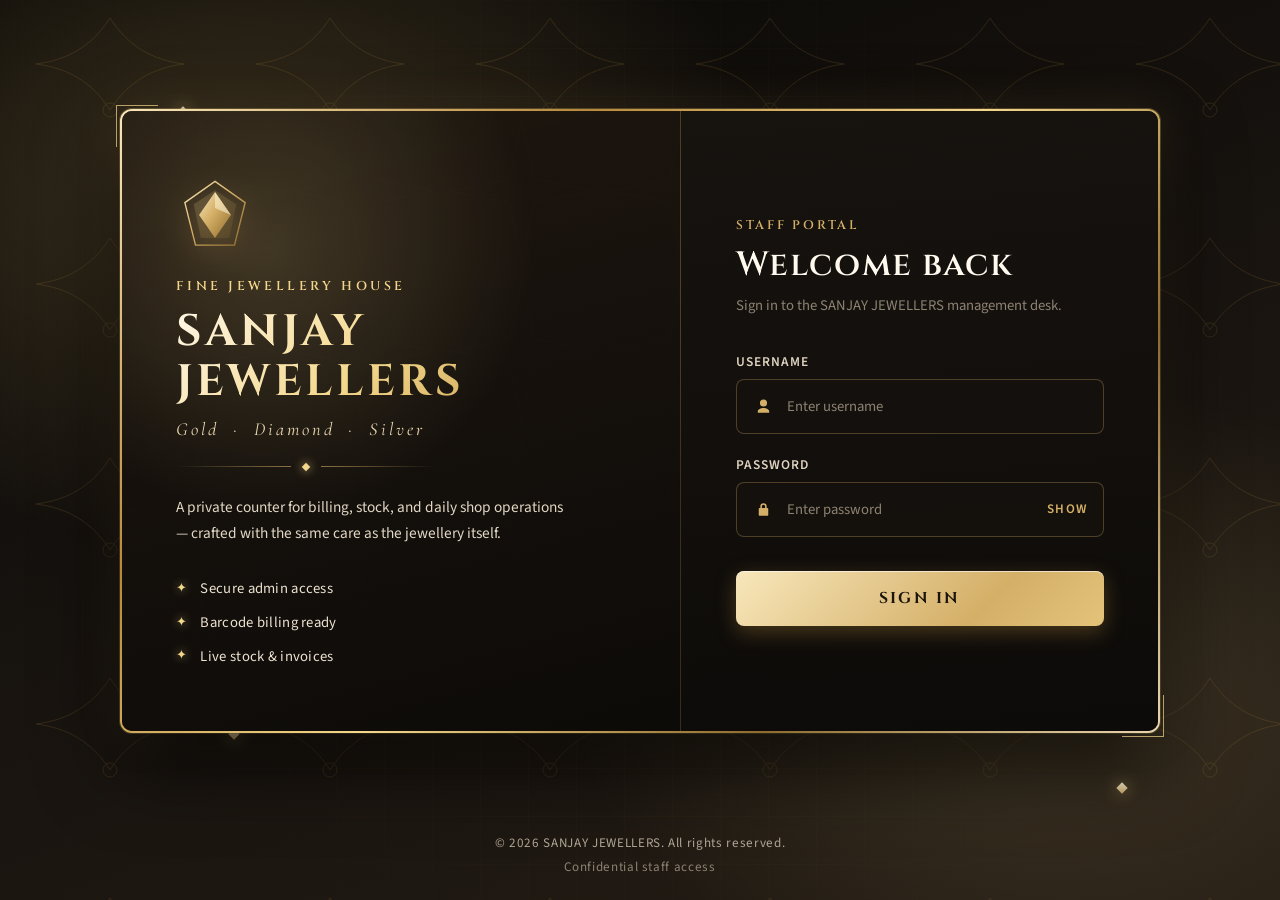
<file: Admin_dashboard/public/login.html>
<!DOCTYPE html>
<html lang="en">
<head>
  <meta charset="UTF-8">
  <meta name="viewport" content="width=device-width, initial-scale=1.0">
  <title>Admin Login | SANJAY JEWELLERS</title>
  <link rel="preconnect" href="https://fonts.googleapis.com">
  <link rel="preconnect" href="https://fonts.gstatic.com" crossorigin>
  <link href="https://fonts.googleapis.com/css2?family=Cinzel:wght@500;600;700&family=Cormorant+Garamond:ital,wght@0,500;0,600;0,700;1,500&family=Source+Sans+3:wght@400;500;600&display=swap" rel="stylesheet">
  <link rel="stylesheet" href="css/login.css">
</head>
<body>
  <div class="page">
    <div class="glow glow-left" aria-hidden="true"></div>
    <div class="glow glow-right" aria-hidden="true"></div>
    <div class="velvet" aria-hidden="true"></div>
    <div class="gold-mesh" aria-hidden="true"></div>
    <span class="spark spark-1" aria-hidden="true"></span>
    <span class="spark spark-2" aria-hidden="true"></span>
    <span class="spark spark-3" aria-hidden="true"></span>
    <span class="spark spark-4" aria-hidden="true"></span>

    <main class="frame">
      <div class="frame-inner">
        <!-- Left Brand Showcase -->
        <section class="brand-side" aria-label="Jewellery house presentation">
          <div class="crest" aria-hidden="true">
            <svg viewBox="0 0 88 88" role="img">
              <defs>
                <linearGradient id="goldFill" x1="0" y1="0" x2="1" y2="1">
                  <stop offset="0%" stop-color="#f8e7bb"/>
                  <stop offset="45%" stop-color="#d4af67"/>
                  <stop offset="100%" stop-color="#8d6b2d"/>
                </linearGradient>
              </defs>
              <polygon points="44,6 78,30 66,78 22,78 10,30" fill="none" stroke="url(#goldFill)" stroke-width="1.6"/>
              <polygon points="44,16 68,32 60,70 28,70 20,32" fill="url(#goldFill)" opacity="0.18"/>
              <polygon points="44,18 62,44 44,70 26,44" fill="url(#goldFill)"/>
              <polygon points="44,18 62,44 44,36" fill="#fff6d8" opacity="0.55"/>
            </svg>
          </div>

          <p class="eyebrow">Fine Jewellery House</p>
          <h1>SANJAY<br>JEWELLERS</h1>
          <p class="tagline">Gold &nbsp;·&nbsp; Diamond &nbsp;·&nbsp; Silver</p>

          <div class="ornament" aria-hidden="true">
            <span></span>
            <i></i>
            <span></span>
          </div>

          <p class="brand-copy">
            A private counter for billing, stock, and daily shop operations —
            crafted with the same care as the jewellery itself.
          </p>

          <ul class="highlights">
            <li>Secure admin access</li>
            <li>Barcode billing ready</li>
            <li>Live stock &amp; invoices</li>
          </ul>
        </section>

        <!-- Right Login Form -->
        <section class="form-side" aria-label="Staff login">
          <p class="panel-kicker">Staff Portal</p>
          <h2>Welcome back</h2>
          <p class="form-note">Sign in to the SANJAY JEWELLERS management desk.</p>

          <form id="login-form" class="login-form" novalidate>
            <div class="field">
              <label for="username">Username</label>
              <div class="input-shell">
                <span class="input-icon" aria-hidden="true">
                  <svg viewBox="0 0 24 24"><path d="M12 12a4.5 4.5 0 1 0-4.5-4.5A4.5 4.5 0 0 0 12 12Zm0 1.8c-3.4 0-7.2 1.7-7.2 4.2V20h14.4v-2c0-2.5-3.8-4.2-7.2-4.2Z"/></svg>
                </span>
                <input
                  type="text"
                  id="username"
                  name="username"
                  autocomplete="username"
                  placeholder="Enter username"
                  required
                >
              </div>
              <p class="field-error" id="username-error" hidden>Username zaroori hai.</p>
            </div>

            <div class="field">
              <label for="password">Password</label>
              <div class="input-shell">
                <span class="input-icon" aria-hidden="true">
                  <svg viewBox="0 0 24 24"><path d="M17 10h-1V8a4 4 0 0 0-8 0v2H7a1 1 0 0 0-1 1v8a1 1 0 0 0 1 1h10a1 1 0 0 0 1-1v-8a1 1 0 0 0-1-1Zm-7-2a2 2 0 0 1 4 0v2h-4Z"/></svg>
                </span>
                <input
                  type="password"
                  id="password"
                  name="password"
                  autocomplete="current-password"
                  placeholder="Enter password"
                  required
                >
                <button type="button" class="toggle-password" id="toggle-password" aria-label="Show password">
                  Show
                </button>
              </div>
              <p class="field-error" id="password-error" hidden>Password zaroori hai.</p>
            </div>

            <button type="submit" class="submit-btn">
              <span>Sign In</span>
            </button>
            <p class="status-message" id="status-message" role="status" aria-live="polite"></p>
          </form>
        </section>
      </div>
    </main>

    <footer class="page-footer">
      <p>&copy; 2026 SANJAY JEWELLERS. All rights reserved.</p>
      <p>Confidential staff access</p>
    </footer>
  </div>

  <script src="js/login.js"></script>
</body>
</html>
</file>
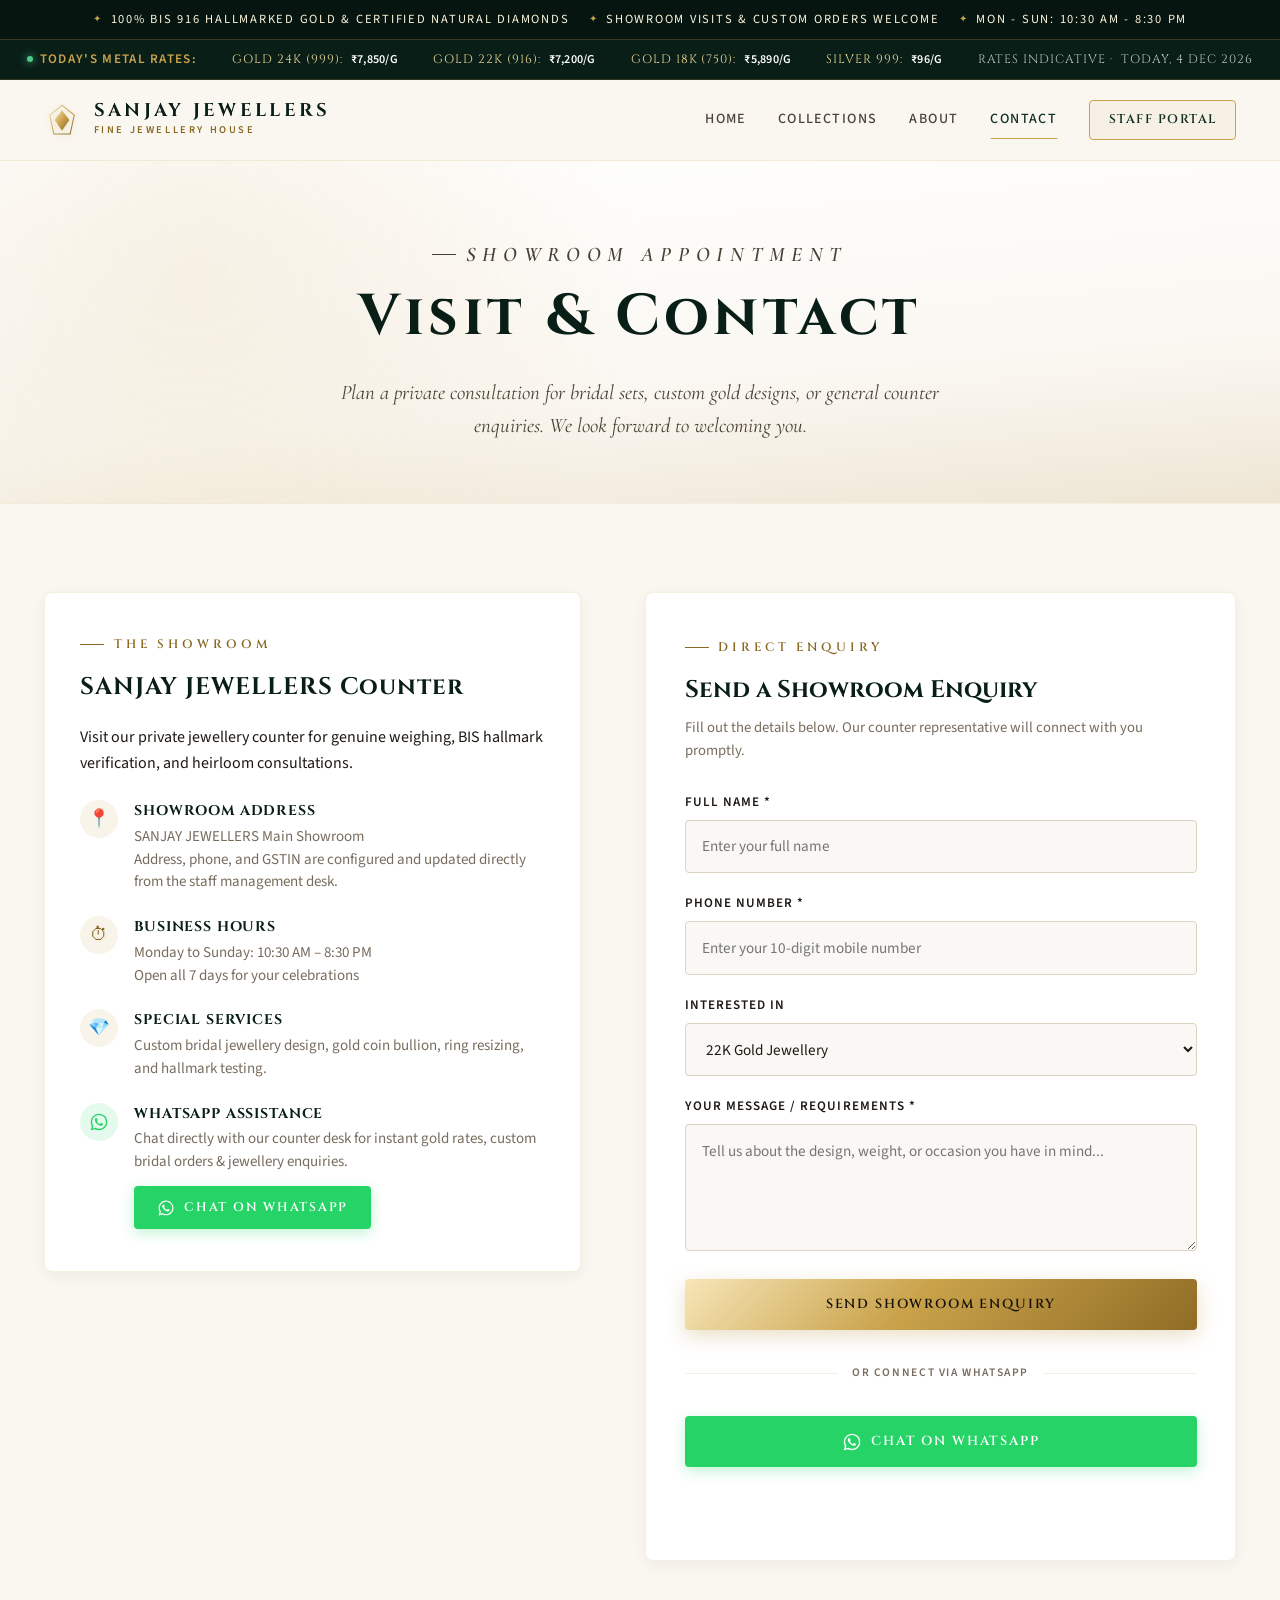
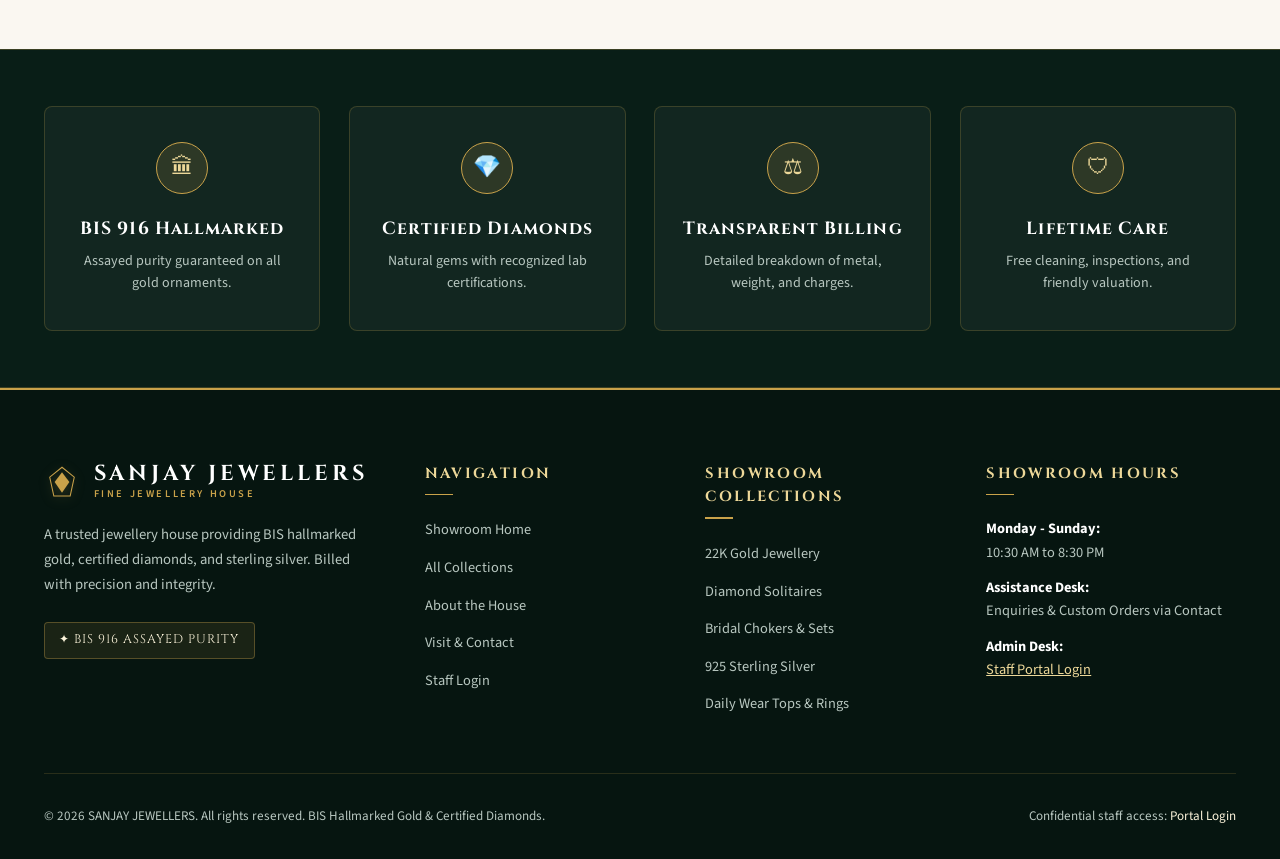
<file: Public website (customers)/public/contact.html>
<!DOCTYPE html>
<html lang="en">
<head>
  <meta charset="UTF-8">
  <meta name="viewport" content="width=device-width, initial-scale=1.0">
  <title>Contact &amp; Showroom Visit | SANJAY JEWELLERS</title>
  <meta name="description" content="Plan your private showroom visit or send an enquiry to SANJAY JEWELLERS for custom bridal jewellery, gold rates, and diamond appointments.">
  <link rel="preconnect" href="https://fonts.googleapis.com">
  <link rel="preconnect" href="https://fonts.gstatic.com" crossorigin>
  <link href="https://fonts.googleapis.com/css2?family=Cinzel:wght@500;600;700&family=Cormorant+Garamond:ital,wght@0,500;0,600;0,700;1,500&family=Source+Sans+3:wght@400;500;600&display=swap" rel="stylesheet">
  <link rel="stylesheet" href="css/site.css">
</head>
<body data-page="contact">

  <!-- 1. Top Announcement Bar -->
  <div class="top-bar">
    <div class="top-bar-content">
      <span class="top-bar-item"><span class="top-bar-diamond">✦</span> 100% BIS 916 Hallmarked Gold &amp; Certified Natural Diamonds</span>
      <span class="top-bar-item"><span class="top-bar-diamond">✦</span> Showroom Visits &amp; Custom Orders Welcome</span>
      <span class="top-bar-item"><span class="top-bar-diamond">✦</span> Mon - Sun: 10:30 AM - 8:30 PM</span>
    </div>
  </div>

  <!-- 2. Daily Metal Rates Ticker -->
  <div class="rates-strip" aria-label="Daily Indicative Metal Rates">
    <div class="container">
      <div class="rates-wrapper">
        <span class="rates-label"><span class="rate-dot"></span> Today's Metal Rates:</span>
        <span class="rate-badge">Gold 24K (999): <strong>₹7,850/g</strong></span>
        <span class="rate-badge">Gold 22K (916): <strong>₹7,200/g</strong></span>
        <span class="rate-badge">Gold 18K (750): <strong>₹5,890/g</strong></span>
        <span class="rate-badge">Silver 999: <strong>₹96/g</strong></span>
        <span class="rate-badge" style="color: var(--muted-on-dark);">Rates indicative · <span id="rate-timestamp">Today</span></span>
      </div>
    </div>
  </div>

  <!-- 3. Site Header & Luxury Navigation -->
  <header class="site-header">
    <div class="header-inner">
      <a class="brand" href="index.html" aria-label="SANJAY JEWELLERS Home">
        <svg class="brand-mark" viewBox="0 0 88 88" aria-hidden="true">
          <defs>
            <linearGradient id="cntGold" x1="0" y1="0" x2="1" y2="1">
              <stop offset="0%" stop-color="#f7e6b8"/>
              <stop offset="50%" stop-color="#c9a24a"/>
              <stop offset="100%" stop-color="#8a6822"/>
            </linearGradient>
          </defs>
          <polygon points="44,8 74,32 64,78 24,78 14,32" fill="none" stroke="url(#cntGold)" stroke-width="2.5"/>
          <polygon points="44,20 62,44 44,70 26,44" fill="url(#cntGold)"/>
        </svg>
        <div class="brand-text">
          <span class="brand-name">SANJAY JEWELLERS</span>
          <span class="brand-subtitle">Fine Jewellery House</span>
        </div>
      </a>

      <button class="menu-btn" id="menu-btn" type="button" aria-expanded="false" aria-controls="site-nav">
        Menu ☰
      </button>

      <nav class="nav" id="site-nav" aria-label="Primary Navigation">
        <a href="index.html">Home</a>
        <a href="collections.html">Collections</a>
        <a href="about.html">About</a>
        <a class="is-active" href="contact.html">Contact</a>
        <div class="nav-actions">
          <a class="nav-cta" href="../../Admin_dashboard/public/login.html" title="Authorised staff desk access">Staff Portal</a>
        </div>
      </nav>
    </div>
  </header>

  <!-- 4. Page Hero -->
  <section class="page-hero" aria-label="Contact and Showroom Enquiries">
    <div class="container">
      <p class="eyebrow" style="justify-content: center;">Showroom Appointment</p>
      <h1>Visit &amp; Contact</h1>
      <p>
        Plan a private consultation for bridal sets, custom gold designs, or general counter enquiries. We look forward to welcoming you.
      </p>
    </div>
  </section>

  <!-- 5. Showroom Details & Contact Form -->
  <section class="section">
    <div class="container">
      <div class="contact-layout">
        <!-- Showroom Information Card -->
        <div class="showroom-card">
          <p class="eyebrow">The Showroom</p>
          <h3>SANJAY JEWELLERS Counter</h3>
          <p class="muted">
            Visit our private jewellery counter for genuine weighing, BIS hallmark verification, and heirloom consultations.
          </p>

          <div class="showroom-details">
            <div class="showroom-row">
              <div class="showroom-row-icon">📍</div>
              <div class="showroom-row-content">
                <strong>Showroom Address</strong>
                <p>SANJAY JEWELLERS Main Showroom<br>Address, phone, and GSTIN are configured and updated directly from the staff management desk.</p>
              </div>
            </div>

            <div class="showroom-row">
              <div class="showroom-row-icon">⏱</div>
              <div class="showroom-row-content">
                <strong>Business Hours</strong>
                <p>Monday to Sunday: 10:30 AM – 8:30 PM<br>Open all 7 days for your celebrations</p>
              </div>
            </div>

            <div class="showroom-row">
              <div class="showroom-row-icon">💎</div>
              <div class="showroom-row-content">
                <strong>Special Services</strong>
                <p>Custom bridal jewellery design, gold coin bullion, ring resizing, and hallmark testing.</p>
              </div>
            </div>

            <!-- WhatsApp Direct Assistance Row -->
            <div class="showroom-row showroom-row-whatsapp">
              <div class="showroom-row-icon whatsapp-icon-box" aria-hidden="true">
                <svg width="20" height="20" viewBox="0 0 24 24" fill="currentColor">
                  <path d="M12.04 2C6.58 2 2.13 6.45 2.13 11.91C2.13 13.66 2.59 15.36 3.45 16.86L2.05 22L7.3 20.62C8.75 21.41 10.38 21.83 12.04 21.83C17.5 21.83 21.95 17.38 21.95 11.92C21.95 9.27 20.92 6.78 19.05 4.91C17.18 3.04 14.69 2 12.04 2M12.05 3.67C14.25 3.67 16.31 4.53 17.87 6.09C19.42 7.65 20.28 9.72 20.28 11.92C20.28 16.46 16.58 20.15 12.04 20.15C10.56 20.15 9.11 19.76 7.85 19L7.55 18.83L4.43 19.65L5.26 16.61L5.06 16.29C4.24 15 3.8 13.47 3.8 11.91C3.81 7.37 7.5 3.67 12.05 3.67M8.53 7.33C8.37 7.33 8.1 7.39 7.87 7.64C7.65 7.89 7.02 8.48 7.02 9.68C7.02 10.88 7.89 12.04 8.01 12.2C8.13 12.37 9.72 14.83 12.16 15.88C14.19 16.76 14.6 16.58 15.04 16.54C15.48 16.5 16.46 15.96 16.66 15.39C16.86 14.82 16.86 14.33 16.8 14.23C16.74 14.13 16.58 14.07 16.34 13.95C16.1 13.83 14.92 13.25 14.7 13.17C14.48 13.09 14.32 13.05 14.16 13.29C14 13.53 13.54 14.07 13.4 14.23C13.26 14.39 13.12 14.41 12.88 14.29C12.64 14.17 11.87 13.92 10.95 13.1C10.23 12.46 9.74 11.67 9.6 11.43C9.46 11.19 9.59 11.06 9.71 10.94C9.82 10.83 9.95 10.65 10.08 10.51C10.2 10.37 10.24 10.27 10.32 10.11C10.4 9.95 10.36 9.81 10.3 9.69C10.24 9.57 9.76 8.39 9.56 7.91C9.37 7.44 9.17 7.51 9.02 7.5L8.53 7.33Z"/>
                </svg>
              </div>
              <div class="showroom-row-content">
                <strong>WhatsApp Assistance</strong>
                <p>Chat directly with our counter desk for instant gold rates, custom bridal orders &amp; jewellery enquiries.</p>
                <a class="btn btn-whatsapp" id="showroom-whatsapp-btn" href="https://wa.me/918619872787?text=Hello%20Sanjay%20Jewellers%2C%20I%20would%20like%20to%20enquire%20about%20your%20jewellery%20collection." target="_blank" rel="noopener noreferrer" aria-label="Chat with Sanjay Jewellers on WhatsApp">
                  <svg class="whatsapp-btn-icon" width="18" height="18" viewBox="0 0 24 24" fill="currentColor" aria-hidden="true">
                    <path d="M12.04 2C6.58 2 2.13 6.45 2.13 11.91C2.13 13.66 2.59 15.36 3.45 16.86L2.05 22L7.3 20.62C8.75 21.41 10.38 21.83 12.04 21.83C17.5 21.83 21.95 17.38 21.95 11.92C21.95 9.27 20.92 6.78 19.05 4.91C17.18 3.04 14.69 2 12.04 2M12.05 3.67C14.25 3.67 16.31 4.53 17.87 6.09C19.42 7.65 20.28 9.72 20.28 11.92C20.28 16.46 16.58 20.15 12.04 20.15C10.56 20.15 9.11 19.76 7.85 19L7.55 18.83L4.43 19.65L5.26 16.61L5.06 16.29C4.24 15 3.8 13.47 3.8 11.91C3.81 7.37 7.5 3.67 12.05 3.67M8.53 7.33C8.37 7.33 8.1 7.39 7.87 7.64C7.65 7.89 7.02 8.48 7.02 9.68C7.02 10.88 7.89 12.04 8.01 12.2C8.13 12.37 9.72 14.83 12.16 15.88C14.19 16.76 14.6 16.58 15.04 16.54C15.48 16.5 16.46 15.96 16.66 15.39C16.86 14.82 16.86 14.33 16.8 14.23C16.74 14.13 16.58 14.07 16.34 13.95C16.1 13.83 14.92 13.25 14.7 13.17C14.48 13.09 14.32 13.05 14.16 13.29C14 13.53 13.54 14.07 13.4 14.23C13.26 14.39 13.12 14.41 12.88 14.29C12.64 14.17 11.87 13.92 10.95 13.1C10.23 12.46 9.74 11.67 9.6 11.43C9.46 11.19 9.59 11.06 9.71 10.94C9.82 10.83 9.95 10.65 10.08 10.51C10.2 10.37 10.24 10.27 10.32 10.11C10.4 9.95 10.36 9.81 10.3 9.69C10.24 9.57 9.76 8.39 9.56 7.91C9.37 7.44 9.17 7.51 9.02 7.5L8.53 7.33Z"/>
                  </svg>
                  <span>Chat on WhatsApp</span>
                </a>
              </div>
            </div>
          </div>
        </div>

        <!-- Enquiry & Appointment Form -->
        <div class="form-shell">
          <p class="eyebrow">Direct Enquiry</p>
          <h3>Send a Showroom Enquiry</h3>
          <p class="form-sub">Fill out the details below. Our counter representative will connect with you promptly.</p>

          <form class="form" id="contact-form">
            <div class="form-group">
              <label for="name">Full Name *</label>
              <input id="name" name="name" type="text" placeholder="Enter your full name" required autocomplete="name">
            </div>

            <div class="form-group">
              <label for="phone">Phone Number *</label>
              <input id="phone" name="phone" type="tel" placeholder="Enter your 10-digit mobile number" required autocomplete="tel">
            </div>

            <div class="form-group">
              <label for="category-interest">Interested In</label>
              <select id="category-interest" name="category-interest">
                <option value="bridal">Bridal &amp; Wedding Jewellery</option>
                <option value="gold" selected>22K Gold Jewellery</option>
                <option value="diamond">Certified Diamonds &amp; Solitaires</option>
                <option value="silver">925 Sterling Silver</option>
                <option value="custom">Custom Order / Bullion</option>
              </select>
            </div>

            <div class="form-group">
              <label for="message">Your Message / Requirements *</label>
              <textarea id="message" name="message" rows="4" placeholder="Tell us about the design, weight, or occasion you have in mind..." required></textarea>
            </div>

            <button class="btn btn-gold" type="submit" style="width: 100%; margin-top: 0.5rem;">
              Send Showroom Enquiry
            </button>

            <div class="form-divider" aria-hidden="true">
              <span>or connect via whatsapp</span>
            </div>

            <a class="btn btn-whatsapp btn-whatsapp-block" id="form-whatsapp-btn" href="https://wa.me/918619872787?text=Hello%20Sanjay%20Jewellers%2C%20I%20would%20like%20to%20enquire%20about%20your%20jewellery%20collection." target="_blank" rel="noopener noreferrer" aria-label="Chat directly with Sanjay Jewellers on WhatsApp">
              <svg class="whatsapp-btn-icon" width="20" height="20" viewBox="0 0 24 24" fill="currentColor" aria-hidden="true">
                <path d="M12.04 2C6.58 2 2.13 6.45 2.13 11.91C2.13 13.66 2.59 15.36 3.45 16.86L2.05 22L7.3 20.62C8.75 21.41 10.38 21.83 12.04 21.83C17.5 21.83 21.95 17.38 21.95 11.92C21.95 9.27 20.92 6.78 19.05 4.91C17.18 3.04 14.69 2 12.04 2M12.05 3.67C14.25 3.67 16.31 4.53 17.87 6.09C19.42 7.65 20.28 9.72 20.28 11.92C20.28 16.46 16.58 20.15 12.04 20.15C10.56 20.15 9.11 19.76 7.85 19L7.55 18.83L4.43 19.65L5.26 16.61L5.06 16.29C4.24 15 3.8 13.47 3.8 11.91C3.81 7.37 7.5 3.67 12.05 3.67M8.53 7.33C8.37 7.33 8.1 7.39 7.87 7.64C7.65 7.89 7.02 8.48 7.02 9.68C7.02 10.88 7.89 12.04 8.01 12.2C8.13 12.37 9.72 14.83 12.16 15.88C14.19 16.76 14.6 16.58 15.04 16.54C15.48 16.5 16.46 15.96 16.66 15.39C16.86 14.82 16.86 14.33 16.8 14.23C16.74 14.13 16.58 14.07 16.34 13.95C16.1 13.83 14.92 13.25 14.7 13.17C14.48 13.09 14.32 13.05 14.16 13.29C14 13.53 13.54 14.07 13.4 14.23C13.26 14.39 13.12 14.41 12.88 14.29C12.64 14.17 11.87 13.92 10.95 13.1C10.23 12.46 9.74 11.67 9.6 11.43C9.46 11.19 9.59 11.06 9.71 10.94C9.82 10.83 9.95 10.65 10.08 10.51C10.2 10.37 10.24 10.27 10.32 10.11C10.4 9.95 10.36 9.81 10.3 9.69C10.24 9.57 9.76 8.39 9.56 7.91C9.37 7.44 9.17 7.51 9.02 7.5L8.53 7.33Z"/>
              </svg>
              <span>Chat on WhatsApp</span>
            </a>

            <p id="contact-status" role="status" aria-live="polite"></p>
          </form>
        </div>
      </div>
    </div>
  </section>

  <!-- 6. Trust & Assurance Strip -->
  <section class="section section-emerald" style="padding: 3.5rem 0;">
    <div class="container">
      <div class="trust-grid">
        <div class="trust-item">
          <div class="trust-icon">🏛</div>
          <h3>BIS 916 Hallmarked</h3>
          <p>Assayed purity guaranteed on all gold ornaments.</p>
        </div>
        <div class="trust-item">
          <div class="trust-icon">💎</div>
          <h3>Certified Diamonds</h3>
          <p>Natural gems with recognized lab certifications.</p>
        </div>
        <div class="trust-item">
          <div class="trust-icon">⚖</div>
          <h3>Transparent Billing</h3>
          <p>Detailed breakdown of metal, weight, and charges.</p>
        </div>
        <div class="trust-item">
          <div class="trust-icon">🛡</div>
          <h3>Lifetime Care</h3>
          <p>Free cleaning, inspections, and friendly valuation.</p>
        </div>
      </div>
    </div>
  </section>

  <!-- 7. Luxury Footer -->
  <footer class="site-footer">
    <div class="container">
      <div class="footer-grid">
        <div class="footer-brand">
          <a class="brand" href="index.html" style="margin-bottom: 0.8rem;">
            <svg class="brand-mark" viewBox="0 0 88 88" aria-hidden="true">
              <polygon points="44,8 74,32 64,78 24,78 14,32" fill="none" stroke="#c9a24a" stroke-width="2.5"/>
              <polygon points="44,20 62,44 44,70 26,44" fill="#c9a24a"/>
            </svg>
            <div class="brand-text">
              <span class="brand-name">SANJAY JEWELLERS</span>
              <span class="brand-subtitle">Fine Jewellery House</span>
            </div>
          </a>
          <p class="footer-copy">
            A trusted jewellery house providing BIS hallmarked gold, certified diamonds, and sterling silver. Billed with precision and integrity.
          </p>
          <div class="footer-badge">
            <span>✦ BIS 916 Assayed Purity</span>
          </div>
        </div>

        <div class="footer-col">
          <h4>Navigation</h4>
          <ul class="footer-links">
            <li><a href="index.html">Showroom Home</a></li>
            <li><a href="collections.html">All Collections</a></li>
            <li><a href="about.html">About the House</a></li>
            <li><a href="contact.html">Visit &amp; Contact</a></li>
            <li><a href="../../Admin_dashboard/public/login.html">Staff Login</a></li>
          </ul>
        </div>

        <div class="footer-col">
          <h4>Showroom Collections</h4>
          <ul class="footer-links">
            <li><a href="collections.html">22K Gold Jewellery</a></li>
            <li><a href="collections.html">Diamond Solitaires</a></li>
            <li><a href="collections.html">Bridal Chokers &amp; Sets</a></li>
            <li><a href="collections.html">925 Sterling Silver</a></li>
            <li><a href="collections.html">Daily Wear Tops &amp; Rings</a></li>
          </ul>
        </div>

        <div class="footer-col footer-contact">
          <h4>Showroom Hours</h4>
          <p><strong>Monday - Sunday:</strong><br>10:30 AM to 8:30 PM</p>
          <p><strong>Assistance Desk:</strong><br>Enquiries &amp; Custom Orders via Contact</p>
          <p><strong>Admin Desk:</strong><br><a href="../../Admin_dashboard/public/login.html" style="color: var(--gold-light); text-decoration: underline;">Staff Portal Login</a></p>
        </div>
      </div>

      <div class="footer-bottom">
        <p>&copy; 2026 SANJAY JEWELLERS. All rights reserved. BIS Hallmarked Gold &amp; Certified Diamonds.</p>
        <p>Confidential staff access: <a href="../../Admin_dashboard/public/login.html">Portal Login</a></p>
      </div>
    </div>
  </footer>

  <script src="js/site.js"></script>
</body>
</html>
</file>
<file: Admin_dashboard/public/css/login.css>
/* ==========================================================================
   SANJAY JEWELLERS — Admin Portal Login Styles
   Theme: Royal Velvet & Regal Gold Luxury
   ========================================================================== */

:root {
  /* Core Luxury Palette */
  --velvet: #0c0a08;
  --velvet-deep: #070605;
  --velvet-card: #120f0c;
  --charcoal: #1a1612;
  --charcoal-light: #25201a;
  --charcoal-border: #332b22;

  /* Gold & Metallic Palette */
  --gold-pale: #fff6d8;
  --gold-bright: #f3d78b;
  --gold: #d4af67;
  --gold-medium: #b8893a;
  --gold-deep: #8d6b2d;
  --champagne: #ead7b0;
  --champagne-light: #f4ead8;
  --ivory: #fff8ec;

  /* Typography Colors */
  --ink: #fff8ec;
  --ink-secondary: #e2d7c5;
  --muted: #8d8272;
  --muted-light: #b0a494;

  /* Feedback Colors */
  --danger: #e55353;
  --danger-bg: rgba(229, 83, 83, 0.12);
  --danger-border: rgba(229, 83, 83, 0.35);
  --success: #4ecb8d;
  --success-bg: rgba(78, 203, 141, 0.12);
  --success-border: rgba(78, 203, 141, 0.35);

  /* Typography Families */
  --font-serif: "Cinzel", "Cormorant Garamond", Georgia, serif;
  --font-display: "Cormorant Garamond", Georgia, serif;
  --font-sans: "Source Sans 3", -apple-system, BlinkMacSystemFont, "Segoe UI", Roboto, sans-serif;
}

/* --------------------------------------------------------------------------
   CSS Reset & Base
   -------------------------------------------------------------------------- */
*,
*::before,
*::after {
  box-sizing: border-box;
  margin: 0;
  padding: 0;
}

html {
  height: 100%;
  -webkit-font-smoothing: antialiased;
  -moz-osx-font-smoothing: grayscale;
}

body {
  min-height: 100vh;
  font-family: var(--font-sans);
  color: var(--ink);
  background: var(--velvet);
  display: flex;
  flex-direction: column;
  overflow-x: hidden;
  position: relative;
}

/* --------------------------------------------------------------------------
   Page Layout & Background
   -------------------------------------------------------------------------- */
.page {
  position: relative;
  min-height: 100vh;
  width: 100%;
  display: flex;
  flex-direction: column;
  justify-content: space-between;
  align-items: center;
  padding: 2.5rem 1.5rem 1.5rem;
  overflow: hidden;
  z-index: 1;
}

/* Background Atmosphere */
.velvet {
  position: absolute;
  inset: 0;
  background:
    radial-gradient(ellipse at 18% 20%, rgba(212, 175, 103, 0.22), transparent 36%),
    radial-gradient(ellipse at 82% 78%, rgba(243, 215, 139, 0.14), transparent 32%),
    linear-gradient(160deg, #090806 0%, #17130f 48%, #241c14 100%);
  z-index: 0;
  pointer-events: none;
}

.velvet::after {
  content: "";
  position: absolute;
  inset: 0;
  opacity: 0.18;
  background-image: url("data:image/svg+xml,%3Csvg xmlns='http://www.w3.org/2000/svg' width='220' height='220' viewBox='0 0 220 220'%3E%3Cpath d='M110 18c18 28 42 42 74 46-32 4-56 18-74 46-18-28-42-42-74-46 32-4 56-18 74-46Z' fill='none' stroke='%23b8893a' stroke-width='1'/%3E%3Ccircle cx='110' cy='110' r='7' fill='none' stroke='%23c9a24a' stroke-width='0.8'/%3E%3C/svg%3E");
  background-size: 220px 220px;
  pointer-events: none;
}

.gold-mesh {
  position: absolute;
  inset: 0;
  opacity: 0.22;
  background-image:
    linear-gradient(rgba(212, 175, 103, 0.18) 1px, transparent 1px),
    linear-gradient(90deg, rgba(212, 175, 103, 0.18) 1px, transparent 1px);
  background-size: 48px 48px;
  mask-image: radial-gradient(circle at center, black 25%, transparent 75%);
  -webkit-mask-image: radial-gradient(circle at center, black 25%, transparent 75%);
  pointer-events: none;
  z-index: 0;
}

.glow {
  position: absolute;
  border-radius: 50%;
  pointer-events: none;
  filter: blur(85px);
  z-index: 0;
}

.glow-left {
  top: -12%;
  left: -8%;
  width: 520px;
  height: 520px;
  background: radial-gradient(circle, rgba(212, 175, 103, 0.22) 0%, transparent 68%);
}

.glow-right {
  bottom: -15%;
  right: -8%;
  width: 560px;
  height: 560px;
  background: radial-gradient(circle, rgba(141, 107, 45, 0.28) 0%, transparent 70%);
}

/* Ambient Diamond Sparks */
.spark {
  position: absolute;
  width: 8px;
  height: 8px;
  background: linear-gradient(135deg, var(--gold-pale), var(--gold));
  transform: rotate(45deg);
  box-shadow: 0 0 16px rgba(243, 215, 139, 0.75);
  animation: twinkle 3.8s ease-in-out infinite;
  pointer-events: none;
  z-index: 0;
}

.spark-1 { top: 12%; left: 14%; animation-delay: 0s; }
.spark-2 { top: 18%; right: 14%; animation-delay: 0.9s; }
.spark-3 { bottom: 18%; left: 18%; animation-delay: 1.5s; }
.spark-4 { bottom: 12%; right: 12%; animation-delay: 2.2s; }

@keyframes twinkle {
  0%, 100% {
    opacity: 0.25;
    transform: rotate(45deg) scale(0.7);
  }
  50% {
    opacity: 1;
    transform: rotate(45deg) scale(1.15);
    box-shadow: 0 0 20px rgba(243, 215, 139, 0.95);
  }
}

/* --------------------------------------------------------------------------
   Jewellery Card Frame
   -------------------------------------------------------------------------- */
.frame {
  width: 100%;
  max-width: 1040px;
  margin: auto;
  position: relative;
  z-index: 1;
  padding: 2px;
  border-radius: 12px;
  background: linear-gradient(135deg, #f8e7bb 0%, #b8893a 28%, #f3d78b 52%, #8d6b2d 76%, #ead7b0 100%);
  box-shadow:
    0 30px 80px rgba(0, 0, 0, 0.75),
    0 0 0 1px rgba(212, 175, 103, 0.35),
    0 0 45px rgba(212, 175, 103, 0.15);
}

/* Ornamental Corner Accent Borders */
.frame::before,
.frame::after {
  content: "";
  position: absolute;
  width: 42px;
  height: 42px;
  border: 1.5px solid rgba(243, 215, 139, 0.7);
  pointer-events: none;
  z-index: 2;
}

.frame::before {
  top: -4px;
  left: -4px;
  border-right: 0;
  border-bottom: 0;
}

.frame::after {
  right: -4px;
  bottom: -4px;
  border-left: 0;
  border-top: 0;
}

.frame-inner {
  display: grid;
  grid-template-columns: 1.08fr 0.92fr;
  min-height: 620px;
  border-radius: 10px;
  overflow: hidden;
  background: #100e0b;
  box-shadow: inset 0 0 0 1px rgba(201, 162, 74, 0.18);
}

/* --------------------------------------------------------------------------
   Left Panel: Brand Showcase
   -------------------------------------------------------------------------- */
.brand-side,
.brand-panel {
  position: relative;
  padding: 3.8rem 3.4rem;
  color: var(--ivory);
  overflow: hidden;
  background:
    radial-gradient(circle at 26% 22%, rgba(243, 215, 139, 0.18), transparent 42%),
    linear-gradient(165deg, rgba(32, 24, 16, 0.88) 0%, rgba(12, 10, 8, 0.96) 100%),
    url("data:image/svg+xml,%3Csvg xmlns='http://www.w3.org/2000/svg' width='160' height='160' viewBox='0 0 160 160'%3E%3Cpath d='M80 8 L92 68 L152 80 L92 92 L80 152 L68 92 L8 80 L68 68 Z' fill='none' stroke='%23d4af67' stroke-width='0.6' opacity='0.16'/%3E%3C/svg%3E");
  display: flex;
  flex-direction: column;
  justify-content: center;
  border-right: 1px solid rgba(212, 175, 103, 0.2);
}

/* Brand Crest */
.crest {
  width: 78px;
  height: 78px;
  margin-bottom: 1.5rem;
  filter: drop-shadow(0 8px 18px rgba(212, 175, 103, 0.4));
  animation: crestGlow 4s ease-in-out infinite alternate;
}

.crest svg {
  width: 100%;
  height: 100%;
  display: block;
}

@keyframes crestGlow {
  0% {
    filter: drop-shadow(0 6px 14px rgba(212, 175, 103, 0.35));
  }
  100% {
    filter: drop-shadow(0 10px 24px rgba(243, 215, 139, 0.65));
  }
}

/* Brand Headings & Texts */
.eyebrow {
  font-family: var(--font-serif);
  font-size: 0.8rem;
  font-weight: 600;
  letter-spacing: 0.28em;
  text-transform: uppercase;
  color: var(--gold-bright);
  margin-bottom: 0.75rem;
}

.brand-side h1,
.brand-panel h1 {
  font-family: var(--font-serif);
  font-size: 2.75rem;
  font-weight: 700;
  line-height: 1.15;
  letter-spacing: 0.08em;
  background: linear-gradient(135deg, #fff7e6 0%, #f3d78b 45%, #b8893a 100%);
  -webkit-background-clip: text;
  -webkit-text-fill-color: transparent;
  background-clip: text;
  margin-bottom: 0.6rem;
}

.tagline {
  font-family: var(--font-display);
  font-size: 1.15rem;
  font-style: italic;
  letter-spacing: 0.16em;
  color: var(--champagne);
  margin-bottom: 1.5rem;
}

/* Decorative Gold Ornament */
.ornament {
  display: flex;
  align-items: center;
  gap: 12px;
  margin-bottom: 1.6rem;
  width: 100%;
  max-width: 260px;
}

.ornament span {
  flex: 1;
  height: 1px;
  background: linear-gradient(90deg, rgba(212, 175, 103, 0.6), transparent);
}

.ornament span:first-child {
  background: linear-gradient(90deg, transparent, rgba(212, 175, 103, 0.6));
}

.ornament i {
  width: 6px;
  height: 6px;
  background: var(--gold-bright);
  transform: rotate(45deg);
  display: inline-block;
  box-shadow: 0 0 10px rgba(243, 215, 139, 0.85);
}

.brand-copy {
  font-size: 0.96rem;
  line-height: 1.65;
  color: var(--ink-secondary);
  margin-bottom: 2rem;
  max-width: 390px;
}

/* Feature Highlights */
.highlights {
  list-style: none;
  display: flex;
  flex-direction: column;
  gap: 0.8rem;
}

.highlights li {
  display: flex;
  align-items: center;
  gap: 0.8rem;
  font-size: 0.92rem;
  color: #ede2d1;
  letter-spacing: 0.02em;
}

.highlights li::before {
  content: "✦";
  color: var(--gold-bright);
  font-size: 0.82rem;
  line-height: 1;
  filter: drop-shadow(0 0 5px rgba(243, 215, 139, 0.7));
}

/* --------------------------------------------------------------------------
   Right Panel: Staff Portal Form
   -------------------------------------------------------------------------- */
.form-side,
.form-panel {
  position: relative;
  padding: 3.8rem 3.4rem;
  display: flex;
  flex-direction: column;
  justify-content: center;
  background: linear-gradient(175deg, #17130f 0%, #0d0b09 100%);
  color: var(--ivory);
}

.panel-kicker,
.panel-label {
  font-family: var(--font-serif);
  font-size: 0.78rem;
  font-weight: 600;
  letter-spacing: 0.22em;
  text-transform: uppercase;
  color: var(--gold);
  margin-bottom: 0.5rem;
}

.form-side h2,
.form-header h2 {
  font-family: var(--font-serif);
  font-size: 2.1rem;
  font-weight: 600;
  color: #fff9ee;
  letter-spacing: 0.04em;
  margin-bottom: 0.5rem;
}

.form-note {
  font-size: 0.92rem;
  color: var(--muted);
  line-height: 1.5;
  margin-bottom: 2.2rem;
}

/* Form Structure */
.login-form {
  display: flex;
  flex-direction: column;
  gap: 1.35rem;
  width: 100%;
}

.field {
  display: flex;
  flex-direction: column;
  gap: 0.5rem;
  position: relative;
}

.field label {
  font-size: 0.84rem;
  font-weight: 600;
  letter-spacing: 0.08em;
  text-transform: uppercase;
  color: #ded3bf;
}

/* Custom Input Shell */
.input-shell {
  position: relative;
  display: flex;
  align-items: center;
  background: rgba(22, 18, 14, 0.75);
  border: 1px solid rgba(212, 175, 103, 0.3);
  border-radius: 8px;
  transition: all 0.25s cubic-bezier(0.4, 0, 0.2, 1);
}

.input-shell:focus-within {
  border-color: var(--gold-bright);
  background: rgba(30, 24, 18, 0.95);
  box-shadow:
    0 0 0 3px rgba(212, 175, 103, 0.2),
    0 0 22px rgba(212, 175, 103, 0.15);
}

.input-icon {
  display: flex;
  align-items: center;
  justify-content: center;
  padding-left: 1.05rem;
  padding-right: 0.25rem;
  color: var(--gold);
  pointer-events: none;
}

.input-icon svg {
  width: 19px;
  height: 19px;
  fill: currentColor;
}

.input-shell input {
  flex: 1;
  width: 100%;
  padding: 0.95rem 1rem 0.95rem 0.65rem;
  background: transparent;
  border: none;
  outline: none;
  color: #fff9ee;
  font-family: inherit;
  font-size: 0.98rem;
}

.input-shell input::placeholder {
  color: var(--muted);
  font-size: 0.92rem;
}

/* Standalone / Fallback Inputs */
.password-row {
  position: relative;
  display: flex;
  align-items: center;
}

.field > input:not([type="checkbox"]):not([type="radio"]) {
  width: 100%;
  padding: 0.95rem 1rem;
  background: rgba(22, 18, 14, 0.75);
  border: 1px solid rgba(212, 175, 103, 0.3);
  border-radius: 8px;
  outline: none;
  color: #fff9ee;
  font-family: inherit;
  font-size: 0.98rem;
  transition: all 0.25s ease;
}

.field > input:focus {
  border-color: var(--gold-bright);
  box-shadow: 0 0 0 3px rgba(212, 175, 103, 0.2);
}

/* Show / Hide Password Button */
.toggle-password {
  background: transparent;
  border: none;
  color: var(--gold);
  font-family: inherit;
  font-size: 0.82rem;
  font-weight: 600;
  letter-spacing: 0.08em;
  text-transform: uppercase;
  padding: 0.5rem 1rem;
  cursor: pointer;
  transition: color 0.2s ease;
  user-select: none;
}

.toggle-password:hover {
  color: var(--gold-bright);
}

.toggle-password:focus-visible {
  outline: 2px solid var(--gold-bright);
  outline-offset: 2px;
  border-radius: 4px;
}

/* Submit Action Button */
.submit-btn {
  position: relative;
  margin-top: 0.8rem;
  padding: 1.05rem 1.6rem;
  background: linear-gradient(135deg, #f8e7bb 0%, #d4af67 36%, #f3d78b 70%, #9a732c 100%);
  background-size: 200% auto;
  color: #1a140b;
  border: none;
  border-radius: 8px;
  font-family: var(--font-serif);
  font-size: 0.98rem;
  font-weight: 700;
  letter-spacing: 0.14em;
  text-transform: uppercase;
  cursor: pointer;
  transition: all 0.35s ease;
  box-shadow:
    0 6px 20px rgba(184, 137, 58, 0.35),
    inset 0 1px 0 rgba(255, 255, 255, 0.6);
  overflow: hidden;
}

.submit-btn:hover {
  background-position: right center;
  box-shadow:
    0 8px 28px rgba(243, 215, 139, 0.48),
    inset 0 1px 0 rgba(255, 255, 255, 0.8);
  transform: translateY(-1px);
}

.submit-btn:active {
  transform: translateY(1px);
  box-shadow: 0 3px 12px rgba(184, 137, 58, 0.3);
}

.submit-btn:focus-visible {
  outline: 2px solid var(--gold-bright);
  outline-offset: 3px;
}

/* Validation & Feedback Messages */
.field-error {
  font-size: 0.84rem;
  color: var(--danger);
  margin-top: 0.3rem;
  display: flex;
  align-items: center;
  gap: 5px;
}

.field-error::before {
  content: "⚠";
  font-size: 0.85rem;
}

.field-error[hidden] {
  display: none !important;
}

.status-message {
  min-height: 24px;
  font-size: 0.9rem;
  line-height: 1.45;
  text-align: center;
  color: var(--ink-secondary);
  padding: 0.6rem 0.9rem;
  border-radius: 6px;
  transition: all 0.25s ease;
}

.status-message:empty {
  display: none;
}

.status-message.is-error {
  color: #ff8e8e;
  background: var(--danger-bg);
  border: 1px solid var(--danger-border);
}

.status-message:not(.is-error):not(:empty) {
  color: #98e4b8;
  background: var(--success-bg);
  border: 1px solid var(--success-border);
}

/* --------------------------------------------------------------------------
   Page Footer
   -------------------------------------------------------------------------- */
.page-footer {
  position: relative;
  z-index: 1;
  margin-top: 2rem;
  display: flex;
  flex-direction: column;
  align-items: center;
  gap: 0.35rem;
  text-align: center;
  font-size: 0.82rem;
  color: var(--muted);
  letter-spacing: 0.05em;
}

.page-footer p:first-child {
  color: var(--muted-light);
}

/* --------------------------------------------------------------------------
   Responsive Design
   -------------------------------------------------------------------------- */
@media (max-width: 900px) {
  .frame {
    max-width: 640px;
  }

  .frame-inner {
    grid-template-columns: 1fr;
    min-height: auto;
  }

  .brand-side,
  .brand-panel {
    padding: 3rem 2.4rem 2.4rem;
    border-right: none;
    border-bottom: 1px solid rgba(212, 175, 103, 0.2);
    align-items: center;
    text-align: center;
  }

  .brand-side h1,
  .brand-panel h1 {
    font-size: 2.3rem;
  }

  .ornament {
    margin-left: auto;
    margin-right: auto;
  }

  .highlights {
    align-items: flex-start;
    text-align: left;
  }

  .form-side,
  .form-panel {
    padding: 2.8rem 2.4rem 3.2rem;
  }
}

@media (max-width: 520px) {
  .page {
    padding: 1.25rem 0.85rem;
  }

  .frame::before,
  .frame::after {
    display: none;
  }

  .brand-side,
  .brand-panel {
    padding: 2.4rem 1.4rem;
  }

  .brand-side h1,
  .brand-panel h1 {
    font-size: 1.95rem;
  }

  .form-side,
  .form-panel {
    padding: 2.2rem 1.4rem 2.6rem;
  }

  .form-side h2,
  .form-header h2 {
    font-size: 1.75rem;
  }
}
</file>
<file: Public website (customers)/public/css/site.css>
/* ==========================================================================
   SANJAY JEWELLERS — Public Luxury Website Styles
   Theme: Royal Heritage Emerald & Champagne Gold
   ========================================================================== */

:root {
  /* Heritage Emerald & Deep Tones */
  --emerald-deep: #061510;
  --emerald-dark: #091e17;
  --emerald: #0f2d22;
  --emerald-card: #133529;
  --emerald-light: #1b4535;
  --emerald-surface: rgba(15, 45, 34, 0.05);

  /* Warm Pearl Canvas */
  --ivory: #ffffff;
  --pearl: #faf7f1;
  --pearl-warm: #f4ede1;
  --cream: #eee5d3;
  --sand: #e4d7bf;

  /* Champagne & Antique Gold */
  --gold-pale: #fcf4db;
  --gold-light: #edd899;
  --gold: #c9a24a;
  --gold-medium: #b48c35;
  --gold-deep: #8a6822;
  --gold-gradient: linear-gradient(135deg, #f7e6b8 0%, #c9a24a 45%, #8f6c25 100%);
  --gold-gradient-hover: linear-gradient(135deg, #fff2cc 0%, #dfbe72 45%, #a68131 100%);

  /* Typography Colors */
  --ink: #1e1914;
  --ink-secondary: #4a4136;
  --muted: #786c5e;
  --muted-light: #a39686;
  --ink-on-dark: #faf7f0;
  --muted-on-dark: #b8c7c0;

  /* Accents & Borders */
  --border-gold: rgba(201, 162, 74, 0.3);
  --border-gold-subtle: rgba(201, 162, 74, 0.16);
  --border-light: rgba(120, 108, 94, 0.15);
  --shadow-sm: 0 4px 15px rgba(10, 20, 15, 0.05);
  --shadow-md: 0 12px 35px rgba(10, 20, 15, 0.09);
  --shadow-lg: 0 24px 60px rgba(9, 30, 23, 0.15);

  /* Fonts */
  --font-serif: "Cinzel", Georgia, serif;
  --font-display: "Cormorant Garamond", Georgia, serif;
  --font-sans: "Source Sans 3", -apple-system, BlinkMacSystemFont, "Segoe UI", Roboto, sans-serif;

  /* Layout */
  --container-width: 1240px;
  --header-height: 80px;
}

/* --------------------------------------------------------------------------
   CSS Reset & Base
   -------------------------------------------------------------------------- */
*,
*::before,
*::after {
  box-sizing: border-box;
  margin: 0;
  padding: 0;
}

html {
  scroll-behavior: smooth;
  -webkit-font-smoothing: antialiased;
  -moz-osx-font-smoothing: grayscale;
}

body {
  font-family: var(--font-sans);
  color: var(--ink);
  background-color: var(--pearl);
  line-height: 1.6;
  min-height: 100vh;
  display: flex;
  flex-direction: column;
}

img {
  max-width: 100%;
  height: auto;
  display: block;
}

a {
  color: inherit;
  text-decoration: none;
  transition: color 0.2s ease;
}

button, input, select, textarea {
  font: inherit;
}

.container {
  width: 100%;
  max-width: var(--container-width);
  margin-left: auto;
  margin-right: auto;
  padding-left: 1.5rem;
  padding-right: 1.5rem;
}

/* --------------------------------------------------------------------------
   Announcement Bar
   -------------------------------------------------------------------------- */
.top-bar {
  background: var(--emerald-deep);
  color: var(--gold-pale);
  font-size: 0.78rem;
  letter-spacing: 0.14em;
  text-transform: uppercase;
  padding: 0.6rem 1.5rem;
  border-bottom: 1px solid rgba(201, 162, 74, 0.25);
  display: flex;
  justify-content: center;
  align-items: center;
  position: relative;
  z-index: 30;
}

.top-bar-content {
  display: flex;
  align-items: center;
  gap: 1.2rem;
  flex-wrap: wrap;
  justify-content: center;
  text-align: center;
}

.top-bar-item {
  display: inline-flex;
  align-items: center;
  gap: 0.5rem;
}

.top-bar-diamond {
  color: var(--gold);
  font-size: 0.65rem;
}

/* --------------------------------------------------------------------------
   Daily Metal Rates Ticker
   -------------------------------------------------------------------------- */
.rates-strip {
  background: var(--emerald-dark);
  color: var(--ivory);
  border-bottom: 1px solid rgba(201, 162, 74, 0.2);
  padding: 0.55rem 0;
  font-size: 0.82rem;
  overflow-x: auto;
  white-space: nowrap;
}

.rates-wrapper {
  display: flex;
  align-items: center;
  justify-content: center;
  gap: 2.2rem;
}

.rate-badge {
  display: inline-flex;
  align-items: center;
  gap: 0.5rem;
  font-family: var(--font-serif);
  font-size: 0.76rem;
  letter-spacing: 0.08em;
  color: var(--gold-light);
  text-transform: uppercase;
}

.rate-badge strong {
  color: var(--ivory);
  font-family: var(--font-sans);
  font-weight: 600;
  letter-spacing: 0.02em;
}

.rates-label {
  display: inline-flex;
  align-items: center;
  gap: 0.4rem;
  color: var(--gold);
  font-weight: 600;
  text-transform: uppercase;
  letter-spacing: 0.1em;
}

.rate-dot {
  width: 6px;
  height: 6px;
  background: #4ecb8d;
  border-radius: 50%;
  display: inline-block;
  box-shadow: 0 0 8px #4ecb8d;
}

/* --------------------------------------------------------------------------
   Site Header & Luxury Navigation
   -------------------------------------------------------------------------- */
.site-header {
  position: sticky;
  top: 0;
  z-index: 25;
  background: rgba(250, 247, 241, 0.95);
  backdrop-filter: blur(14px);
  -webkit-backdrop-filter: blur(14px);
  border-bottom: 1px solid var(--border-gold-subtle);
  transition: all 0.3s ease;
}

.header-inner {
  display: flex;
  align-items: center;
  justify-content: space-between;
  height: var(--header-height);
  padding: 0 1.5rem;
  max-width: var(--container-width);
  margin: 0 auto;
}

.brand {
  display: flex;
  align-items: center;
  gap: 0.85rem;
  text-decoration: none;
}

.brand-mark {
  width: 36px;
  height: 36px;
  filter: drop-shadow(0 2px 6px rgba(201, 162, 74, 0.25));
  transition: transform 0.3s ease;
}

.brand:hover .brand-mark {
  transform: scale(1.05);
}

.brand-text {
  display: flex;
  flex-direction: column;
}

.brand-name {
  font-family: var(--font-serif);
  font-size: 1.15rem;
  font-weight: 700;
  letter-spacing: 0.18em;
  color: var(--emerald-dark);
  line-height: 1.1;
}

.brand-subtitle {
  font-size: 0.65rem;
  letter-spacing: 0.25em;
  text-transform: uppercase;
  color: var(--gold-deep);
  font-weight: 600;
}

/* Navigation Links */
.nav {
  display: flex;
  align-items: center;
  gap: 2rem;
}

.nav a:not(.nav-cta) {
  font-family: var(--font-sans);
  font-size: 0.88rem;
  font-weight: 500;
  letter-spacing: 0.1em;
  text-transform: uppercase;
  color: var(--ink-secondary);
  position: relative;
  padding: 0.5rem 0;
  transition: color 0.25s ease;
}

.nav a:not(.nav-cta)::after {
  content: "";
  position: absolute;
  bottom: 0;
  left: 50%;
  width: 0;
  height: 1.5px;
  background: var(--gold);
  transition: all 0.25s ease;
  transform: translateX(-50%);
}

.nav a:not(.nav-cta):hover,
.nav a.is-active:not(.nav-cta) {
  color: var(--emerald);
}

.nav a:not(.nav-cta):hover::after,
.nav a.is-active:not(.nav-cta)::after {
  width: 100%;
}

.nav-actions {
  display: flex;
  align-items: center;
  gap: 1rem;
}

.nav-cta {
  display: inline-flex;
  align-items: center;
  gap: 0.45rem;
  padding: 0.55rem 1.15rem;
  border: 1px solid var(--gold);
  border-radius: 4px;
  color: var(--emerald) !important;
  font-family: var(--font-serif);
  font-size: 0.78rem;
  font-weight: 600;
  letter-spacing: 0.12em;
  text-transform: uppercase;
  background: rgba(201, 162, 74, 0.08);
  transition: all 0.3s ease;
}

.nav-cta:hover {
  background: var(--emerald);
  color: var(--gold-pale) !important;
  border-color: var(--emerald);
  box-shadow: 0 4px 15px rgba(9, 30, 23, 0.15);
}

.menu-btn {
  display: none;
  background: transparent;
  border: 1px solid var(--border-gold);
  color: var(--emerald-dark);
  padding: 0.5rem 0.8rem;
  border-radius: 4px;
  cursor: pointer;
  font-family: var(--font-serif);
  font-size: 0.8rem;
  letter-spacing: 0.1em;
  text-transform: uppercase;
}

/* --------------------------------------------------------------------------
   Buttons & Core Components
   -------------------------------------------------------------------------- */
.btn {
  display: inline-flex;
  align-items: center;
  justify-content: center;
  gap: 0.6rem;
  padding: 0.95rem 1.8rem;
  font-family: var(--font-serif);
  font-size: 0.82rem;
  font-weight: 600;
  letter-spacing: 0.14em;
  text-transform: uppercase;
  border-radius: 4px;
  cursor: pointer;
  transition: all 0.3s cubic-bezier(0.4, 0, 0.2, 1);
  text-decoration: none;
  border: none;
}

.btn-gold {
  background: var(--gold-gradient);
  color: #161109;
  box-shadow: 0 6px 20px rgba(180, 140, 53, 0.28);
}

.btn-gold:hover {
  background: var(--gold-gradient-hover);
  transform: translateY(-2px);
  box-shadow: 0 10px 25px rgba(180, 140, 53, 0.38);
}

.btn-emerald {
  background: var(--emerald);
  color: var(--gold-pale);
  border: 1px solid var(--emerald-light);
  box-shadow: 0 6px 20px rgba(9, 30, 23, 0.2);
}

.btn-emerald:hover {
  background: var(--emerald-dark);
  color: var(--ivory);
  transform: translateY(-2px);
  box-shadow: 0 10px 25px rgba(9, 30, 23, 0.3);
}

.btn-ghost {
  background: transparent;
  border: 1.5px solid var(--gold);
  color: var(--emerald);
}

.btn-ghost:hover {
  background: var(--emerald);
  color: var(--gold-pale);
  border-color: var(--emerald);
  transform: translateY(-2px);
}

.btn-ghost-light {
  background: transparent;
  border: 1.5px solid var(--gold-light);
  color: var(--gold-pale);
}

.btn-ghost-light:hover {
  background: var(--gold);
  color: #1a140b;
  border-color: var(--gold);
  transform: translateY(-2px);
}

/* --------------------------------------------------------------------------
   Typography Tokens
   -------------------------------------------------------------------------- */
.eyebrow {
  font-family: var(--font-serif);
  font-size: 0.76rem;
  font-weight: 600;
  letter-spacing: 0.32em;
  text-transform: uppercase;
  color: var(--gold-deep);
  margin-bottom: 0.85rem;
  display: flex;
  align-items: center;
  gap: 0.6rem;
}

.eyebrow-dark {
  color: var(--gold-light);
}

.eyebrow::before {
  content: "";
  display: inline-block;
  width: 24px;
  height: 1px;
  background: currentColor;
}

.section-title {
  font-family: var(--font-serif);
  font-size: clamp(2rem, 3.8vw, 3rem);
  font-weight: 600;
  color: var(--emerald-dark);
  line-height: 1.15;
  letter-spacing: 0.04em;
}

.section-title-dark {
  color: var(--ivory);
}

.lead {
  font-family: var(--font-display);
  font-size: 1.35rem;
  font-style: italic;
  color: var(--ink-secondary);
  line-height: 1.6;
}

.section-desc {
  font-size: 1.02rem;
  color: var(--muted);
  max-width: 580px;
  margin-top: 0.6rem;
}

/* --------------------------------------------------------------------------
   Hero Section
   -------------------------------------------------------------------------- */
.hero {
  position: relative;
  min-height: calc(88vh - var(--header-height));
  display: flex;
  align-items: center;
  padding: 4.5rem 0 4rem;
  background:
    radial-gradient(circle at 10% 20%, rgba(201, 162, 74, 0.09), transparent 35%),
    radial-gradient(circle at 90% 80%, rgba(15, 45, 34, 0.05), transparent 40%),
    linear-gradient(170deg, #ffffff 0%, var(--pearl) 50%, var(--pearl-warm) 100%);
  overflow: hidden;
  border-bottom: 1px solid var(--border-gold-subtle);
}

.hero-grid {
  display: grid;
  grid-template-columns: 1.05fr 0.95fr;
  align-items: center;
  gap: 4rem;
}

.hero-content {
  max-width: 580px;
}

.hero h1 {
  font-family: var(--font-serif);
  font-size: clamp(2.8rem, 5.5vw, 4.4rem);
  font-weight: 700;
  line-height: 1.08;
  letter-spacing: 0.06em;
  color: var(--emerald-dark);
  margin-bottom: 1.2rem;
}

.hero h1 span.gold-text {
  background: var(--gold-gradient);
  -webkit-background-clip: text;
  background-clip: text;
  -webkit-text-fill-color: transparent;
  display: inline-block;
}

.hero .lead {
  margin-bottom: 2.2rem;
}

.hero-actions {
  display: flex;
  gap: 1.1rem;
  flex-wrap: wrap;
  align-items: center;
}

.hero-art-wrapper {
  position: relative;
}

.hero-frame {
  position: relative;
  padding: 10px;
  background: linear-gradient(135deg, rgba(201, 162, 74, 0.4), rgba(15, 45, 34, 0.15) 50%, rgba(201, 162, 74, 0.4));
  border-radius: 12px;
  box-shadow: var(--shadow-lg);
}

.hero-art-img {
  width: 100%;
  height: min(65vh, 580px);
  object-fit: cover;
  border-radius: 8px;
  display: block;
  filter: brightness(0.97) contrast(1.03);
}

.hero-badge {
  position: absolute;
  left: -20px;
  bottom: 30px;
  background: rgba(255, 255, 255, 0.96);
  backdrop-filter: blur(8px);
  border: 1px solid var(--border-gold);
  border-left: 4px solid var(--gold);
  padding: 1rem 1.3rem;
  border-radius: 6px;
  box-shadow: var(--shadow-md);
  display: flex;
  align-items: center;
  gap: 0.9rem;
}

.badge-icon {
  width: 38px;
  height: 38px;
  background: rgba(201, 162, 74, 0.12);
  border-radius: 50%;
  display: flex;
  align-items: center;
  justify-content: center;
  color: var(--gold-deep);
  font-size: 1.2rem;
}

.badge-text strong {
  display: block;
  font-family: var(--font-serif);
  font-size: 0.86rem;
  letter-spacing: 0.08em;
  color: var(--emerald-dark);
}

.badge-text span {
  font-size: 0.78rem;
  color: var(--muted);
}

/* --------------------------------------------------------------------------
   Sections General
   -------------------------------------------------------------------------- */
.section {
  padding: 5.5rem 0;
  position: relative;
}

.section-head {
  display: flex;
  justify-content: space-between;
  align-items: flex-end;
  margin-bottom: 3rem;
  gap: 2rem;
  flex-wrap: wrap;
}

.section-alt {
  background: #ffffff;
  border-top: 1px solid var(--border-gold-subtle);
  border-bottom: 1px solid var(--border-gold-subtle);
}

.section-emerald {
  background: var(--emerald-dark);
  color: var(--ivory);
  border-top: 1px solid rgba(201, 162, 74, 0.25);
  border-bottom: 1px solid rgba(201, 162, 74, 0.25);
}

/* --------------------------------------------------------------------------
   Shop by Category Grid
   -------------------------------------------------------------------------- */
.category-grid {
  display: grid;
  grid-template-columns: repeat(3, 1fr);
  gap: 1.6rem;
}

.category-card {
  position: relative;
  height: 340px;
  border-radius: 8px;
  overflow: hidden;
  text-decoration: none;
  box-shadow: var(--shadow-sm);
  border: 1px solid var(--border-gold-subtle);
  group: "";
}

.category-card img {
  width: 100%;
  height: 100%;
  object-fit: cover;
  transition: transform 0.6s cubic-bezier(0.2, 0.8, 0.2, 1);
}

.category-overlay {
  position: absolute;
  inset: 0;
  background: linear-gradient(180deg, rgba(6, 21, 16, 0.1) 0%, rgba(6, 21, 16, 0.4) 50%, rgba(6, 21, 16, 0.88) 100%);
  display: flex;
  flex-direction: column;
  justify-content: flex-end;
  padding: 1.8rem 1.6rem;
  color: var(--ivory);
  transition: background 0.3s ease;
}

.category-card:hover img {
  transform: scale(1.07);
}

.category-card:hover .category-overlay {
  background: linear-gradient(180deg, rgba(6, 21, 16, 0.2) 0%, rgba(6, 21, 16, 0.5) 40%, rgba(6, 21, 16, 0.94) 100%);
}

.category-tag {
  font-family: var(--font-serif);
  font-size: 0.72rem;
  letter-spacing: 0.16em;
  text-transform: uppercase;
  color: var(--gold-light);
  margin-bottom: 0.35rem;
}

.category-name {
  font-family: var(--font-serif);
  font-size: 1.5rem;
  font-weight: 600;
  letter-spacing: 0.06em;
  color: var(--ivory);
  margin-bottom: 0.4rem;
}

.category-link-text {
  font-size: 0.82rem;
  color: var(--gold-pale);
  letter-spacing: 0.08em;
  display: inline-flex;
  align-items: center;
  gap: 0.4rem;
  transition: transform 0.2s ease;
}

.category-card:hover .category-link-text {
  transform: translateX(4px);
  color: var(--gold-light);
}

/* --------------------------------------------------------------------------
   Curated Collection Cards
   -------------------------------------------------------------------------- */
.cards {
  display: grid;
  grid-template-columns: repeat(4, 1fr);
  gap: 1.6rem;
}

.card {
  background: #ffffff;
  border: 1px solid var(--border-gold-subtle);
  border-radius: 8px;
  overflow: hidden;
  box-shadow: var(--shadow-sm);
  display: flex;
  flex-direction: column;
  transition: transform 0.35s ease, box-shadow 0.35s ease, border-color 0.35s ease;
  position: relative;
}

.card:hover {
  transform: translateY(-6px);
  box-shadow: var(--shadow-md);
  border-color: var(--border-gold);
}

.card-media {
  position: relative;
  overflow: hidden;
  height: 260px;
  background: #f7f4ee;
}

.card-media img {
  width: 100%;
  height: 100%;
  object-fit: cover;
  transition: transform 0.6s cubic-bezier(0.2, 0.8, 0.2, 1);
}

.card:hover .card-media img {
  transform: scale(1.06);
}

.card-purity {
  position: absolute;
  top: 14px;
  left: 14px;
  background: rgba(9, 30, 23, 0.88);
  backdrop-filter: blur(4px);
  color: var(--gold-light);
  font-family: var(--font-serif);
  font-size: 0.7rem;
  letter-spacing: 0.1em;
  text-transform: uppercase;
  padding: 0.35rem 0.75rem;
  border-radius: 4px;
  border: 1px solid rgba(201, 162, 74, 0.4);
}

.card-body {
  padding: 1.4rem 1.3rem;
  display: flex;
  flex-direction: column;
  flex: 1;
}

.card-category {
  font-size: 0.75rem;
  text-transform: uppercase;
  letter-spacing: 0.12em;
  color: var(--gold-deep);
  font-weight: 600;
  margin-bottom: 0.3rem;
}

.card h3 {
  font-family: var(--font-serif);
  font-size: 1.25rem;
  font-weight: 600;
  color: var(--emerald-dark);
  margin-bottom: 0.5rem;
  line-height: 1.3;
}

.card p {
  color: var(--muted);
  font-size: 0.9rem;
  line-height: 1.5;
  margin-bottom: 1.2rem;
  flex: 1;
}

.card-footer {
  padding-top: 1rem;
  border-top: 1px solid rgba(120, 108, 94, 0.12);
  display: flex;
  align-items: center;
  justify-content: space-between;
}

.card-specs {
  font-size: 0.8rem;
  color: var(--ink-secondary);
  font-weight: 500;
}

.card-enquire {
  font-family: var(--font-serif);
  font-size: 0.78rem;
  letter-spacing: 0.1em;
  text-transform: uppercase;
  color: var(--gold-deep);
  font-weight: 600;
  display: inline-flex;
  align-items: center;
  gap: 0.35rem;
}

.card:hover .card-enquire {
  color: var(--emerald);
}

/* --------------------------------------------------------------------------
   Brand Heritage & Story Section
   -------------------------------------------------------------------------- */
.heritage-grid {
  display: grid;
  grid-template-columns: 1fr 1fr;
  gap: 4.5rem;
  align-items: center;
}

.heritage-visual {
  position: relative;
}

.heritage-img {
  width: 100%;
  height: 520px;
  object-fit: cover;
  border-radius: 8px;
  border: 1px solid var(--border-gold-subtle);
  box-shadow: var(--shadow-md);
}

.heritage-quote-card {
  position: absolute;
  bottom: -24px;
  right: -20px;
  background: var(--emerald-dark);
  color: var(--ivory);
  padding: 1.8rem 2rem;
  border-radius: 6px;
  max-width: 320px;
  border: 1px solid rgba(201, 162, 74, 0.35);
  box-shadow: var(--shadow-lg);
}

.heritage-quote-card p {
  font-family: var(--font-display);
  font-size: 1.2rem;
  font-style: italic;
  line-height: 1.45;
  color: var(--gold-pale);
  margin-bottom: 0.6rem;
}

.heritage-quote-card span {
  font-family: var(--font-serif);
  font-size: 0.75rem;
  letter-spacing: 0.14em;
  text-transform: uppercase;
  color: var(--gold);
}

.heritage-content .section-title {
  margin-bottom: 1.2rem;
}

.heritage-content p {
  font-size: 1.02rem;
  color: var(--ink-secondary);
  line-height: 1.75;
  margin-bottom: 1.2rem;
}

.heritage-pillars {
  display: grid;
  grid-template-columns: 1fr 1fr;
  gap: 1.4rem;
  margin-top: 2rem;
  padding-top: 1.6rem;
  border-top: 1px solid var(--border-gold-subtle);
}

.pillar-item h4 {
  font-family: var(--font-serif);
  font-size: 0.95rem;
  color: var(--emerald-dark);
  margin-bottom: 0.3rem;
  letter-spacing: 0.04em;
}

.pillar-item p {
  font-size: 0.86rem;
  color: var(--muted);
  line-height: 1.5;
  margin-bottom: 0;
}

/* --------------------------------------------------------------------------
   Trust & Assurance Grid
   -------------------------------------------------------------------------- */
.trust-grid {
  display: grid;
  grid-template-columns: repeat(4, 1fr);
  gap: 1.8rem;
}

.trust-item {
  background: rgba(255, 255, 255, 0.04);
  border: 1px solid rgba(201, 162, 74, 0.22);
  border-radius: 8px;
  padding: 2.2rem 1.6rem;
  text-align: center;
  transition: transform 0.3s ease, border-color 0.3s ease;
}

.trust-item:hover {
  transform: translateY(-4px);
  border-color: var(--gold);
  background: rgba(255, 255, 255, 0.07);
}

.trust-icon {
  width: 52px;
  height: 52px;
  margin: 0 auto 1.3rem;
  background: rgba(201, 162, 74, 0.15);
  border: 1px solid var(--gold);
  border-radius: 50%;
  display: flex;
  align-items: center;
  justify-content: center;
  color: var(--gold-light);
  font-size: 1.4rem;
}

.trust-item h3 {
  font-family: var(--font-serif);
  font-size: 1.1rem;
  color: var(--ivory);
  letter-spacing: 0.06em;
  margin-bottom: 0.5rem;
}

.trust-item p {
  font-size: 0.88rem;
  color: var(--muted-on-dark);
  line-height: 1.55;
}

/* --------------------------------------------------------------------------
   Page Hero (for Collections, About, Contact)
   -------------------------------------------------------------------------- */
.page-hero {
  padding: 4.8rem 0 3.8rem;
  background:
    radial-gradient(circle at 15% 30%, rgba(201, 162, 74, 0.12), transparent 40%),
    linear-gradient(175deg, #ffffff 0%, var(--pearl) 65%, var(--cream) 100%);
  border-bottom: 1px solid var(--border-gold-subtle);
  text-align: center;
}

.page-hero h1 {
  font-family: var(--font-serif);
  font-size: clamp(2.4rem, 4.5vw, 3.6rem);
  font-weight: 700;
  letter-spacing: 0.08em;
  color: var(--emerald-dark);
  margin-bottom: 0.8rem;
}

.page-hero p {
  max-width: 640px;
  margin: 0 auto;
  font-family: var(--font-display);
  font-size: 1.3rem;
  font-style: italic;
  color: var(--ink-secondary);
  line-height: 1.6;
}

/* --------------------------------------------------------------------------
   Filter Pills (Collections Page)
   -------------------------------------------------------------------------- */
.filter-tabs {
  display: flex;
  justify-content: center;
  gap: 0.75rem;
  margin-bottom: 3rem;
  flex-wrap: wrap;
}

.filter-btn {
  padding: 0.6rem 1.4rem;
  background: #ffffff;
  border: 1px solid var(--border-gold);
  border-radius: 30px;
  font-family: var(--font-serif);
  font-size: 0.78rem;
  letter-spacing: 0.1em;
  text-transform: uppercase;
  color: var(--ink-secondary);
  cursor: pointer;
  transition: all 0.25s ease;
}

.filter-btn:hover,
.filter-btn.is-active {
  background: var(--emerald);
  color: var(--gold-pale);
  border-color: var(--emerald);
  box-shadow: 0 4px 12px rgba(9, 30, 23, 0.18);
}

/* --------------------------------------------------------------------------
   Contact Page Styles
   -------------------------------------------------------------------------- */
.contact-layout {
  display: grid;
  grid-template-columns: 1fr 1.1fr;
  gap: 4rem;
  align-items: flex-start;
}

.showroom-card {
  background: #ffffff;
  border: 1px solid var(--border-gold-subtle);
  border-radius: 8px;
  padding: 2.6rem 2.2rem;
  box-shadow: var(--shadow-sm);
}

.showroom-card h3 {
  font-family: var(--font-serif);
  font-size: 1.5rem;
  color: var(--emerald-dark);
  margin-bottom: 1.2rem;
  letter-spacing: 0.04em;
}

.showroom-details {
  display: flex;
  flex-direction: column;
  gap: 1.4rem;
  margin-top: 1.5rem;
}

.showroom-row {
  display: flex;
  align-items: flex-start;
  gap: 1rem;
}

.showroom-row-icon {
  width: 38px;
  height: 38px;
  border-radius: 50%;
  background: rgba(201, 162, 74, 0.12);
  color: var(--gold-deep);
  display: flex;
  align-items: center;
  justify-content: center;
  flex-shrink: 0;
  font-size: 1.1rem;
}

.showroom-row-content strong {
  display: block;
  font-size: 0.88rem;
  font-family: var(--font-serif);
  color: var(--emerald-dark);
  letter-spacing: 0.06em;
  text-transform: uppercase;
  margin-bottom: 0.2rem;
}

.showroom-row-content p {
  font-size: 0.94rem;
  color: var(--muted);
  line-height: 1.5;
}

/* Contact Form */
.form-shell {
  background: #ffffff;
  border: 1px solid var(--border-gold-subtle);
  border-radius: 8px;
  padding: 2.8rem 2.4rem;
  box-shadow: var(--shadow-sm);
}

.form-shell h3 {
  font-family: var(--font-serif);
  font-size: 1.5rem;
  color: var(--emerald-dark);
  margin-bottom: 0.4rem;
}

.form-shell p.form-sub {
  font-size: 0.92rem;
  color: var(--muted);
  margin-bottom: 1.8rem;
}

.form {
  display: flex;
  flex-direction: column;
  gap: 1.25rem;
}

.form-group {
  display: flex;
  flex-direction: column;
  gap: 0.45rem;
}

.form label {
  font-size: 0.82rem;
  font-weight: 600;
  letter-spacing: 0.08em;
  text-transform: uppercase;
  color: var(--ink);
}

.form input,
.form textarea,
.form select {
  width: 100%;
  border: 1px solid #dcd3c2;
  border-radius: 4px;
  background: #faf8f5;
  padding: 0.85rem 1rem;
  color: var(--ink);
  font-family: inherit;
  font-size: 0.95rem;
  transition: all 0.25s ease;
}

.form input:focus,
.form textarea:focus,
.form select:focus {
  outline: none;
  border-color: var(--gold);
  background: #ffffff;
  box-shadow: 0 0 0 3px rgba(201, 162, 74, 0.18);
}

#contact-status {
  min-height: 20px;
  font-size: 0.9rem;
  margin-top: 0.5rem;
  color: var(--emerald);
  font-weight: 500;
}

/* WhatsApp Integration (Contact Section Only) */
.btn-whatsapp {
  background: #25d366;
  color: #ffffff;
  box-shadow: 0 4px 14px rgba(37, 211, 102, 0.28);
  font-weight: 600;
  display: inline-flex;
  align-items: center;
  justify-content: center;
  gap: 0.6rem;
  text-decoration: none;
  transition: all 0.3s cubic-bezier(0.4, 0, 0.2, 1);
}

.btn-whatsapp:hover,
.btn-whatsapp:focus-visible {
  background: #1ebe5d;
  color: #ffffff;
  transform: translateY(-2px);
  box-shadow: 0 8px 20px rgba(37, 211, 102, 0.4);
}

.btn-whatsapp-block {
  width: 100%;
  margin-top: 0.4rem;
}

.whatsapp-icon-box {
  background: rgba(37, 211, 102, 0.12) !important;
  color: #25d366 !important;
}

.showroom-row-whatsapp {
  align-items: flex-start;
}

.showroom-row-whatsapp .btn-whatsapp {
  margin-top: 0.75rem;
  padding: 0.75rem 1.4rem;
  font-size: 0.78rem;
}

.form-divider {
  display: flex;
  align-items: center;
  text-align: center;
  margin: 0.85rem 0 0.45rem;
  color: var(--muted);
  font-size: 0.72rem;
  letter-spacing: 0.14em;
  text-transform: uppercase;
  font-weight: 600;
}

.form-divider::before,
.form-divider::after {
  content: "";
  flex: 1;
  border-bottom: 1px solid var(--border-gold-subtle);
}

.form-divider span {
  padding: 0 0.85rem;
}

.whatsapp-btn-icon {
  flex-shrink: 0;
}

@media (max-width: 480px) {
  .showroom-row-whatsapp .btn-whatsapp {
    width: 100%;
  }
}

/* --------------------------------------------------------------------------
   Luxury Site Footer
   -------------------------------------------------------------------------- */
.site-footer {
  background: var(--emerald-deep);
  color: var(--pearl);
  border-top: 2px solid var(--gold);
  padding: 4.5rem 0 2rem;
  margin-top: auto;
}

.footer-grid {
  display: grid;
  grid-template-columns: 1.3fr 0.9fr 0.9fr 1fr;
  gap: 3.5rem;
  margin-bottom: 3.5rem;
}

.footer-brand .brand-name {
  color: var(--ivory);
  font-size: 1.35rem;
}

.footer-brand .brand-subtitle {
  color: var(--gold);
}

.footer-copy {
  color: var(--muted-on-dark);
  font-size: 0.92rem;
  line-height: 1.7;
  margin: 1.2rem 0 1.6rem;
  max-width: 320px;
}

.footer-badge {
  display: inline-flex;
  align-items: center;
  gap: 0.6rem;
  background: rgba(201, 162, 74, 0.1);
  border: 1px solid rgba(201, 162, 74, 0.35);
  color: var(--gold-pale);
  padding: 0.45rem 0.9rem;
  border-radius: 4px;
  font-size: 0.78rem;
  font-family: var(--font-serif);
  letter-spacing: 0.08em;
  text-transform: uppercase;
}

.footer-col h4 {
  font-family: var(--font-serif);
  font-size: 0.92rem;
  letter-spacing: 0.16em;
  text-transform: uppercase;
  color: var(--gold-light);
  margin-bottom: 1.4rem;
  position: relative;
  padding-bottom: 0.6rem;
}

.footer-col h4::after {
  content: "";
  position: absolute;
  bottom: 0;
  left: 0;
  width: 28px;
  height: 1.5px;
  background: var(--gold);
}

.footer-links {
  list-style: none;
  display: flex;
  flex-direction: column;
  gap: 0.75rem;
}

.footer-links a {
  color: var(--muted-on-dark);
  font-size: 0.9rem;
  transition: color 0.2s ease, transform 0.2s ease;
  display: inline-block;
}

.footer-links a:hover {
  color: var(--gold-light);
  transform: translateX(3px);
}

.footer-contact p {
  color: var(--muted-on-dark);
  font-size: 0.9rem;
  line-height: 1.6;
  margin-bottom: 0.8rem;
}

.footer-contact strong {
  color: var(--ivory);
}

.footer-bottom {
  padding-top: 2rem;
  border-top: 1px solid rgba(201, 162, 74, 0.18);
  display: flex;
  justify-content: space-between;
  align-items: center;
  flex-wrap: wrap;
  gap: 1rem;
  font-size: 0.82rem;
  color: var(--muted-on-dark);
}

.footer-bottom a {
  color: var(--gold-pale);
}

.footer-bottom a:hover {
  color: var(--gold);
}

/* --------------------------------------------------------------------------
   Responsive Design Breakpoints
   -------------------------------------------------------------------------- */
@media (max-width: 1080px) {
  .cards {
    grid-template-columns: repeat(2, 1fr);
  }
  .category-grid {
    grid-template-columns: repeat(2, 1fr);
  }
  .footer-grid {
    grid-template-columns: 1fr 1fr;
    gap: 2.5rem;
  }
  .trust-grid {
    grid-template-columns: repeat(2, 1fr);
  }
}

@media (max-width: 860px) {
  .hero-grid {
    grid-template-columns: 1fr;
    gap: 3rem;
  }
  .hero-content {
    max-width: 100%;
  }
  .hero-art-img {
    height: 420px;
  }
  .heritage-grid {
    grid-template-columns: 1fr;
    gap: 3rem;
  }
  .heritage-quote-card {
    position: static;
    margin-top: 1.2rem;
    max-width: 100%;
  }
  .contact-layout {
    grid-template-columns: 1fr;
    gap: 2.5rem;
  }
}

@media (max-width: 768px) {
  .menu-btn {
    display: inline-flex;
  }
  .nav {
    display: none;
    position: absolute;
    top: var(--header-height);
    left: 0;
    right: 0;
    flex-direction: column;
    align-items: flex-start;
    padding: 1.5rem 1.8rem 2rem;
    background: var(--pearl);
    border-bottom: 2px solid var(--gold);
    box-shadow: var(--shadow-lg);
    gap: 1.2rem;
  }
  .nav.is-open {
    display: flex;
  }
  .category-grid {
    grid-template-columns: 1fr;
  }
  .cards {
    grid-template-columns: 1fr;
  }
  .rates-wrapper {
    justify-content: flex-start;
    padding: 0 1rem;
  }
  .footer-grid {
    grid-template-columns: 1fr;
    gap: 2.2rem;
  }
  .hero-badge {
    left: 10px;
    bottom: 15px;
  }
}

@media (max-width: 480px) {
  .top-bar {
    font-size: 0.72rem;
  }
  .section {
    padding: 3.8rem 0;
  }
  .trust-grid {
    grid-template-columns: 1fr;
  }
}
</file>
